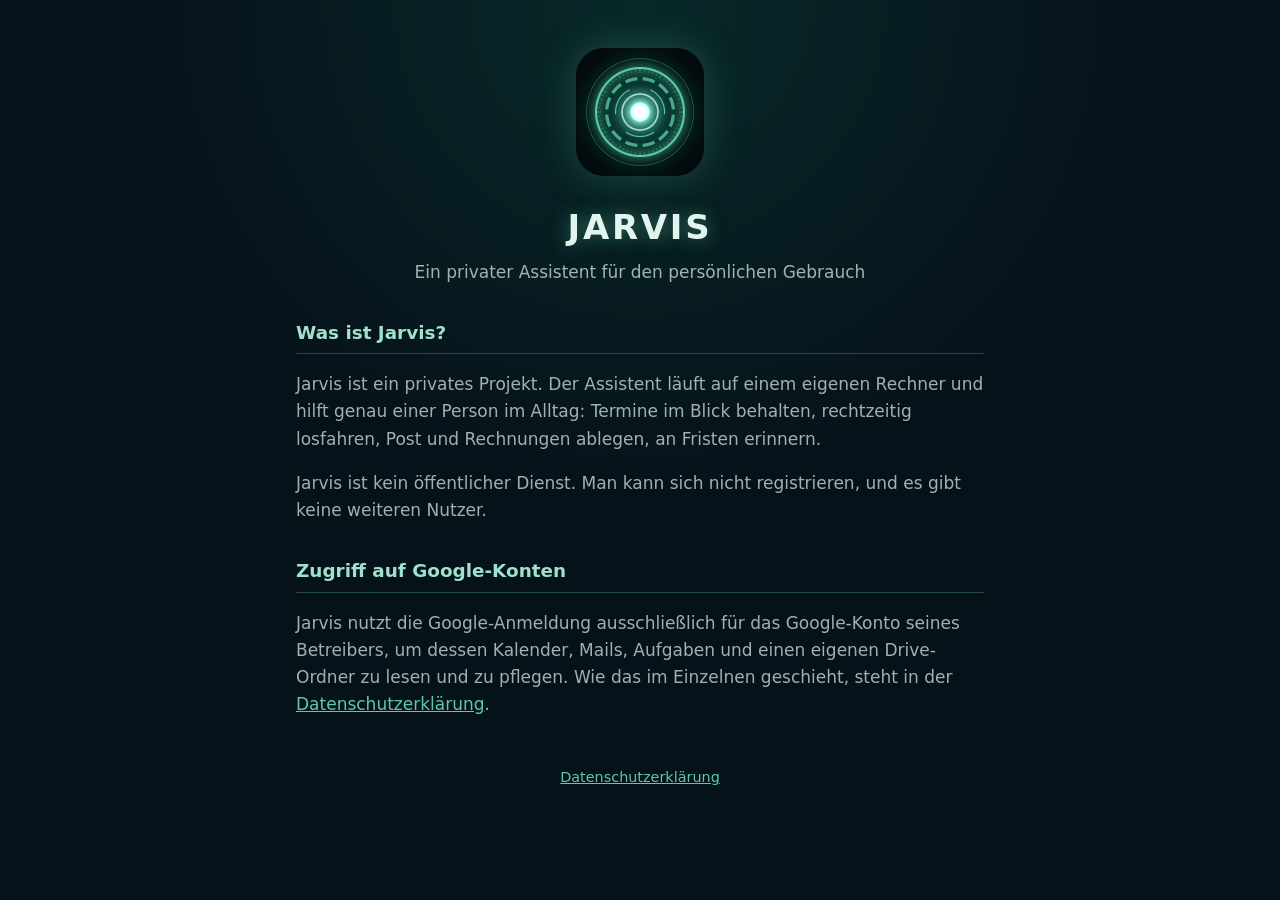
<file: index.html>
<!doctype html>
<html lang="de">
<head>
  <meta charset="utf-8">
  <meta name="viewport" content="width=device-width, initial-scale=1">
  <meta name="robots" content="noindex, nofollow">
  <title>Jarvis</title>
  <link rel="icon" href="logo.png">
  <link rel="stylesheet" href="style.css">
</head>
<body>
  <main>
    <div class="kopf">
      <img src="logo.png" alt="Jarvis-Logo">
      <h1>JARVIS</h1>
      <p class="unterzeile">Ein privater Assistent für den persönlichen Gebrauch</p>
    </div>

    <h2>Was ist Jarvis?</h2>
    <p>
      Jarvis ist ein privates Projekt. Der Assistent läuft auf einem eigenen Rechner und hilft genau
      einer Person im Alltag: Termine im Blick behalten, rechtzeitig losfahren, Post und Rechnungen
      ablegen, an Fristen erinnern.
    </p>
    <p>
      Jarvis ist kein öffentlicher Dienst. Man kann sich nicht registrieren, und es gibt keine
      weiteren Nutzer.
    </p>

    <h2>Zugriff auf Google-Konten</h2>
    <p>
      Jarvis nutzt die Google-Anmeldung ausschließlich für das Google-Konto seines Betreibers, um
      dessen Kalender, Mails, Aufgaben und einen eigenen Drive-Ordner zu lesen und zu pflegen.
      Wie das im Einzelnen geschieht, steht in der <a href="datenschutz.html">Datenschutzerklärung</a>.
    </p>

    <footer>
      <a href="datenschutz.html">Datenschutzerklärung</a>
    </footer>
  </main>
</body>
</html>
</file>
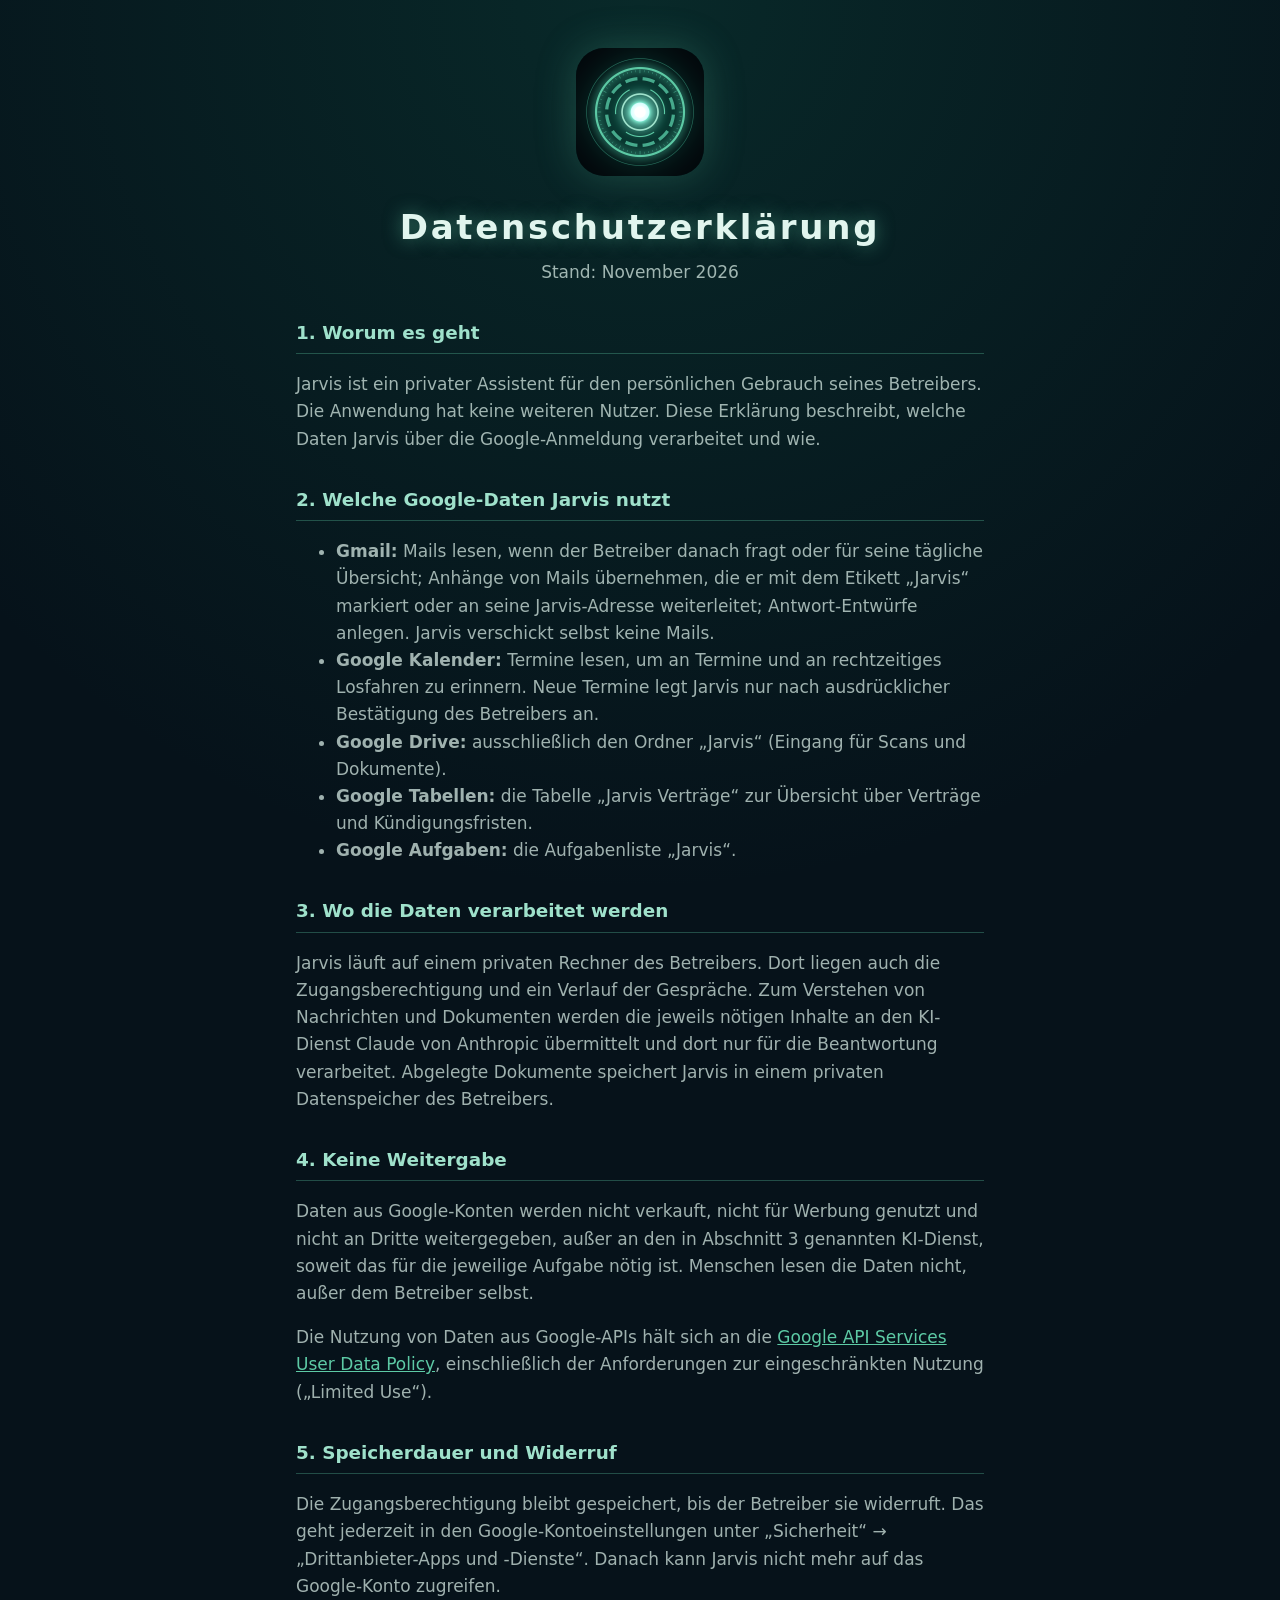
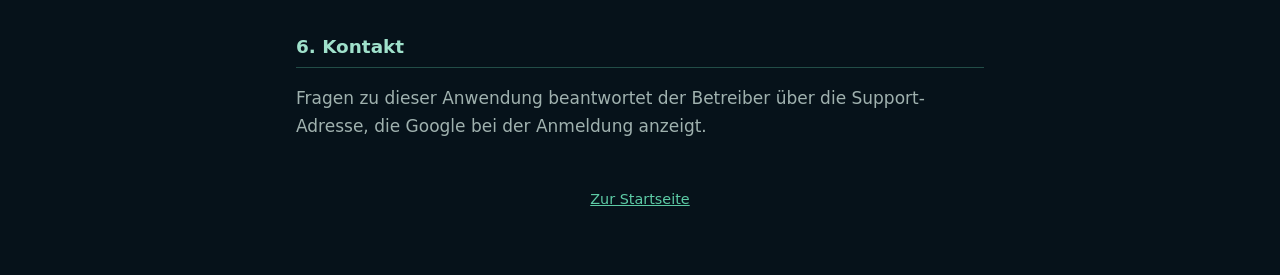
<file: datenschutz.html>
<!doctype html>
<html lang="de">
<head>
  <meta charset="utf-8">
  <meta name="viewport" content="width=device-width, initial-scale=1">
  <meta name="robots" content="noindex, nofollow">
  <title>Jarvis – Datenschutzerklärung</title>
  <link rel="icon" href="logo.png">
  <link rel="stylesheet" href="style.css">
</head>
<body>
  <main>
    <div class="kopf">
      <img src="logo.png" alt="Jarvis-Logo">
      <h1>Datenschutzerklärung</h1>
      <p class="unterzeile">Stand: November 2026</p>
    </div>

    <h2>1. Worum es geht</h2>
    <p>
      Jarvis ist ein privater Assistent für den persönlichen Gebrauch seines Betreibers. Die
      Anwendung hat keine weiteren Nutzer. Diese Erklärung beschreibt, welche Daten Jarvis über die
      Google-Anmeldung verarbeitet und wie.
    </p>

    <h2>2. Welche Google-Daten Jarvis nutzt</h2>
    <ul>
      <li><strong>Gmail:</strong> Mails lesen, wenn der Betreiber danach fragt oder für seine
        tägliche Übersicht; Anhänge von Mails übernehmen, die er mit dem Etikett „Jarvis“ markiert
        oder an seine Jarvis-Adresse weiterleitet; Antwort-Entwürfe anlegen. Jarvis verschickt
        selbst keine Mails.</li>
      <li><strong>Google Kalender:</strong> Termine lesen, um an Termine und an rechtzeitiges
        Losfahren zu erinnern. Neue Termine legt Jarvis nur nach ausdrücklicher Bestätigung des
        Betreibers an.</li>
      <li><strong>Google Drive:</strong> ausschließlich den Ordner „Jarvis“ (Eingang für Scans und
        Dokumente).</li>
      <li><strong>Google Tabellen:</strong> die Tabelle „Jarvis Verträge“ zur Übersicht über Verträge
        und Kündigungsfristen.</li>
      <li><strong>Google Aufgaben:</strong> die Aufgabenliste „Jarvis“.</li>
    </ul>

    <h2>3. Wo die Daten verarbeitet werden</h2>
    <p>
      Jarvis läuft auf einem privaten Rechner des Betreibers. Dort liegen auch die
      Zugangsberechtigung und ein Verlauf der Gespräche. Zum Verstehen von Nachrichten und
      Dokumenten werden die jeweils nötigen Inhalte an den KI-Dienst Claude von Anthropic
      übermittelt und dort nur für die Beantwortung verarbeitet. Abgelegte Dokumente speichert Jarvis
      in einem privaten Datenspeicher des Betreibers.
    </p>

    <h2>4. Keine Weitergabe</h2>
    <p>
      Daten aus Google-Konten werden nicht verkauft, nicht für Werbung genutzt und nicht an Dritte
      weitergegeben, außer an den in Abschnitt 3 genannten KI-Dienst, soweit das für die jeweilige
      Aufgabe nötig ist. Menschen lesen die Daten nicht, außer dem Betreiber selbst.
    </p>
    <p>
      Die Nutzung von Daten aus Google-APIs hält sich an die
      <a href="https://developers.google.com/terms/api-services-user-data-policy">Google API Services
      User Data Policy</a>, einschließlich der Anforderungen zur eingeschränkten Nutzung
      („Limited Use“).
    </p>

    <h2>5. Speicherdauer und Widerruf</h2>
    <p>
      Die Zugangsberechtigung bleibt gespeichert, bis der Betreiber sie widerruft. Das geht
      jederzeit in den Google-Kontoeinstellungen unter „Sicherheit“ → „Drittanbieter-Apps und
      -Dienste“. Danach kann Jarvis nicht mehr auf das Google-Konto zugreifen.
    </p>

    <h2>6. Kontakt</h2>
    <p>
      Fragen zu dieser Anwendung beantwortet der Betreiber über die Support-Adresse, die Google bei
      der Anmeldung anzeigt.
    </p>

    <footer>
      <a href="index.html">Zur Startseite</a>
    </footer>
  </main>
</body>
</html>
</file>
<file: style.css>
:root {
  --grund: #06121a;
  --tuerkis: #5DCAA5;
  --hell: #9FE1CB;
  --text: #E1F5EE;
  --leise: rgba(225, 245, 238, 0.7);
  --linie: rgba(93, 202, 165, 0.32);
}
* { box-sizing: border-box; }
body {
  margin: 0;
  background: radial-gradient(circle at 50% 0%, rgba(15, 110, 86, 0.25), rgba(15, 110, 86, 0) 45%), var(--grund);
  color: var(--text);
  font: 17px/1.6 system-ui, -apple-system, "Segoe UI", Roboto, sans-serif;
  min-height: 100vh;
}
main { max-width: 720px; margin: 0 auto; padding: 48px 16px 64px; }
.kopf { text-align: center; margin-bottom: 32px; }
.kopf img { width: 128px; height: 128px; border-radius: 28px; box-shadow: 0 0 40px rgba(93, 202, 165, 0.25); }
h1 { font-weight: 600; letter-spacing: 0.08em; margin: 16px 0 4px; text-shadow: 0 0 18px rgba(93, 202, 165, 0.5); }
h2 { color: var(--hell); font-weight: 600; font-size: 1.15rem; margin-top: 32px; border-bottom: 1px solid var(--linie); padding-bottom: 6px; }
p, li { color: var(--leise); }
a { color: var(--tuerkis); }
.unterzeile { color: var(--leise); margin: 0; }
footer { margin-top: 48px; text-align: center; font-size: 0.9rem; color: var(--leise); }
</file>
